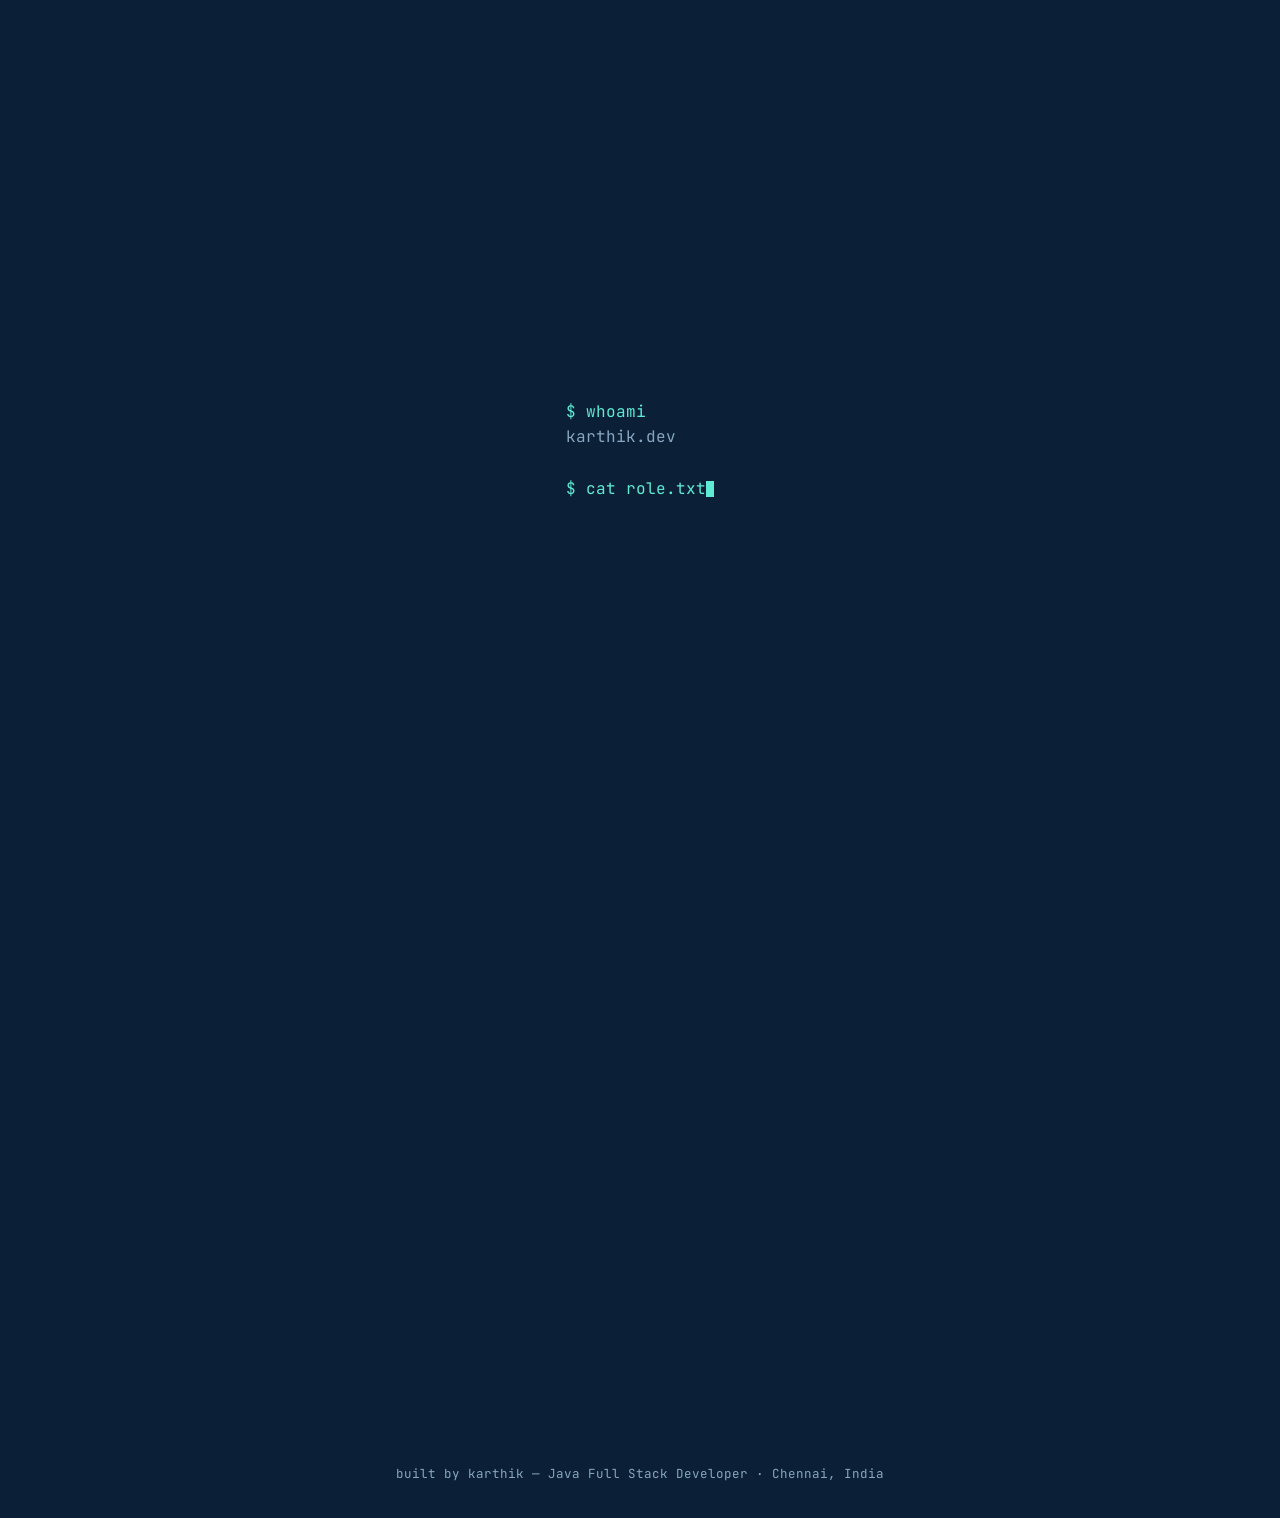
<file: index.html>
<!DOCTYPE html>
<html lang="en">
<head>
<meta charset="UTF-8">
<meta name="viewport" content="width=device-width, initial-scale=1.0">
<title>Karthik — Java Full Stack Developer</title>
<link rel="preconnect" href="https://fonts.googleapis.com">
<link href="https://fonts.googleapis.com/css2?family=JetBrains+Mono:wght@400;500;700;800&family=Inter:wght@400;500;600;700&display=swap" rel="stylesheet">
<link rel="stylesheet" href="style.css">
</head>
<body>

<div class="grid-overlay"></div>

<div id="boot-screen">
  <pre id="boot-text"></pre>
</div>

<main id="main" class="pre-reveal">

<nav>
  <a href="index.html" class="logo">karthik<span>.dev</span></a>
  <ul>
    <li><a href="about.html" class="nav-link">about</a></li>
    <li><a href="skills.html" class="nav-link">skills</a></li>
    <li><a href="projects.html" class="nav-link">projects</a></li>
    <li><a href="resume.html" class="nav-link">resume</a></li>
    <li><a href="contact.html" class="nav-link">contact</a></li>
  </ul>
</nav>

<header class="hero" id="top">
  <div class="tick tl"></div><div class="tick tr"></div><div class="tick bl"></div><div class="tick br"></div>
  <div class="hero-inner max">
    <div class="hero-label">// java full stack developer</div>
    <h1>KARTHIK<br><span class="hl">builds &amp; teaches</span> code.</h1>
    <p class="tagline">Java-rooted full stack developer expanding into Python and AI/ML — currently training the next batch of developers while shipping ML-powered side projects.</p>
    <div class="hero-loc"><span class="dot"></span>Chennai, India — open to Java Full Stack roles</div>
    <div class="btn-row">
      <a href="projects.html" class="btn btn-primary">view projects</a>
      <a href="resume.html" class="btn btn-ghost">resume</a>
    </div>
  </div>
</header>

<section>
  <div class="max">
    <div class="eyebrow">// explore</div>
    <h2>site --list</h2>
    <div class="preview-grid">
      <a href="about.html" class="preview-card">
        <div class="pf">01_profile.md</div>
        <h3>About</h3>
        <p>Java roots, current role as a trainer, and why I'm building toward full stack + AI/ML.</p>
      </a>
      <a href="skills.html" class="preview-card">
        <div class="pf">02_stack.py</div>
        <h3>Skills</h3>
        <p>Java, Python, AI/ML, full stack web, and the tools I build with day to day.</p>
      </a>
      <a href="projects.html" class="preview-card">
        <div class="pf">03_build/</div>
        <h3>Projects</h3>
        <p>ML apps, computer vision tools, and in-browser demos — six shipped builds.</p>
      </a>
    </div>
  </div>
</section>

</main>

<footer>built by karthik — Java Full Stack Developer · Chennai, India</footer>

<script>
  const bootLines = [
    { text: "$ whoami", cls: "" },
    { text: "karthik.dev", cls: "muted" },
    { text: "", cls: "" },
    { text: "$ cat role.txt", cls: "" },
    { text: "Java Full Stack Developer -- exploring Python & AI/ML", cls: "muted" },
    { text: "", cls: "" },
    { text: "$ status --check", cls: "" },
    { text: "open to opportunities", cls: "amber" },
  ];

  const bootEl = document.getElementById('boot-text');
  const bootScreen = document.getElementById('boot-screen');
  const main = document.getElementById('main');
  const reduceMotion = window.matchMedia('(prefers-reduced-motion: reduce)').matches;

  function reveal(){
    bootScreen.classList.add('hidden');
    main.classList.remove('pre-reveal');
    main.classList.add('reveal');
  }

  if (reduceMotion) {
    reveal();
  } else {
    let lineIdx = 0, charIdx = 0;
    let rendered = [];
    function typeNext(){
      if (lineIdx >= bootLines.length) { setTimeout(reveal, 400); return; }
      const current = bootLines[lineIdx];
      if (charIdx <= current.text.length) {
        const done = rendered.map(l => `<span class="${l.cls}">${l.text}</span>`).join("\n");
        const partial = `<span class="${current.cls}">${current.text.slice(0, charIdx)}</span><span class="cursor"></span>`;
        bootEl.innerHTML = done + (done ? "\n" : "") + partial;
        charIdx++;
        setTimeout(typeNext, current.text.length === 0 ? 80 : 22);
      } else {
        rendered.push(current); lineIdx++; charIdx = 0;
        setTimeout(typeNext, 120);
      }
    }
    typeNext();
  }
  setTimeout(reveal, 4500);
</script>

</body>
</html>
</file>
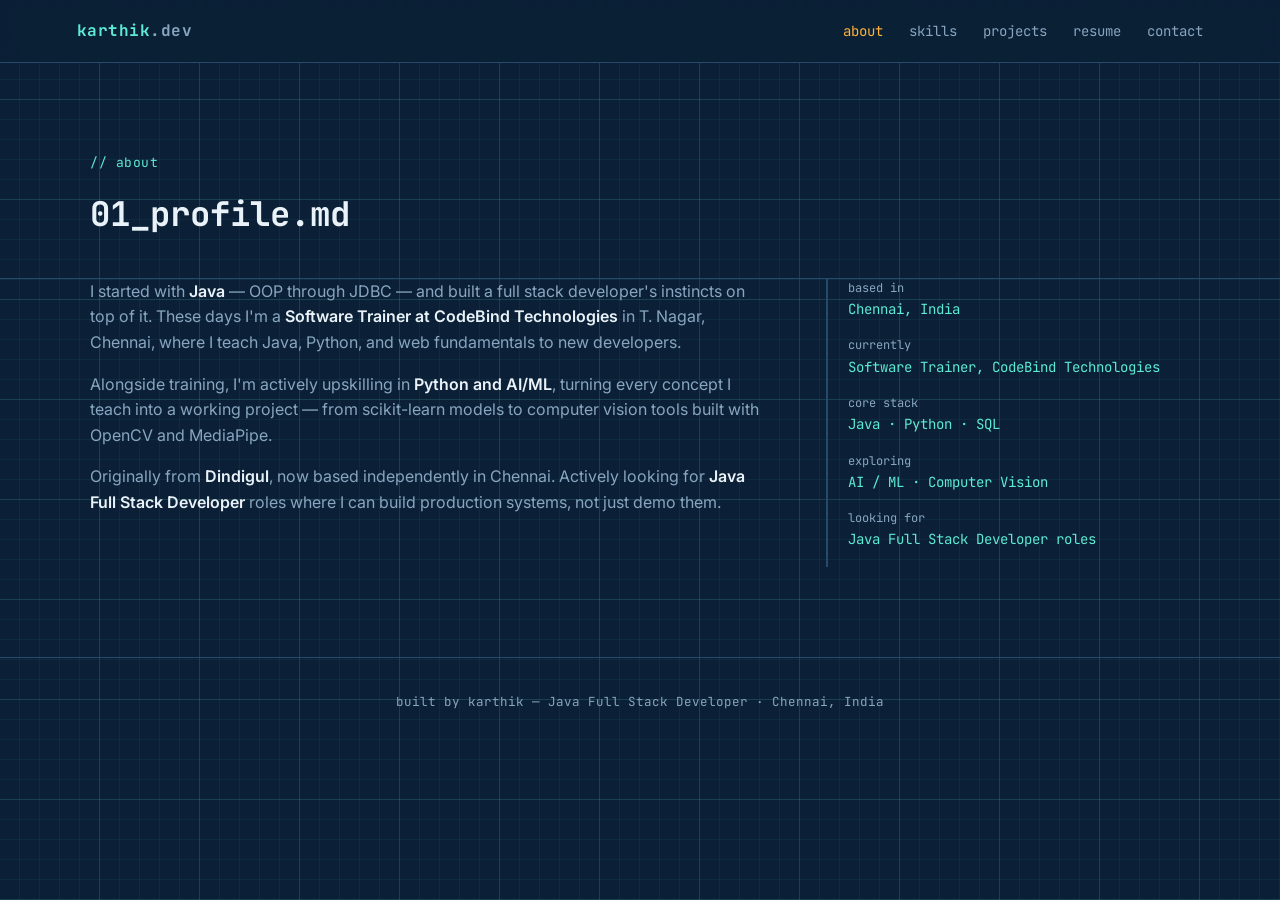
<file: about.html>
<!DOCTYPE html>
<html lang="en">
<head>
<meta charset="UTF-8">
<meta name="viewport" content="width=device-width, initial-scale=1.0">
<title>About — Karthik</title>
<link rel="preconnect" href="https://fonts.googleapis.com">
<link href="https://fonts.googleapis.com/css2?family=JetBrains+Mono:wght@400;500;700;800&family=Inter:wght@400;500;600;700&display=swap" rel="stylesheet">
<link rel="stylesheet" href="style.css">
</head>
<body>
<div class="grid-overlay"></div>
<main>

<nav>
  <a href="index.html" class="logo">karthik<span>.dev</span></a>
  <ul>
    <li><a href="about.html" class="nav-link active">about</a></li>
    <li><a href="skills.html" class="nav-link">skills</a></li>
    <li><a href="projects.html" class="nav-link">projects</a></li>
    <li><a href="resume.html" class="nav-link">resume</a></li>
    <li><a href="contact.html" class="nav-link">contact</a></li>
  </ul>
</nav>

<section class="page-header">
  <div class="max">
    <div class="eyebrow">// about</div>
    <h2>01_profile.md</h2>
  </div>
</section>

<section style="border-top:none; padding-top:0;">
  <div class="max">
    <div class="about-grid">
      <div>
        <p>I started with <strong>Java</strong> — OOP through JDBC — and built a full stack developer's instincts on top of it. These days I'm a <strong>Software Trainer at CodeBind Technologies</strong> in T. Nagar, Chennai, where I teach Java, Python, and web fundamentals to new developers.</p>
        <p>Alongside training, I'm actively upskilling in <strong>Python and AI/ML</strong>, turning every concept I teach into a working project — from scikit-learn models to computer vision tools built with OpenCV and MediaPipe.</p>
        <p>Originally from <strong>Dindigul</strong>, now based independently in Chennai. Actively looking for <strong>Java Full Stack Developer</strong> roles where I can build production systems, not just demo them.</p>
      </div>
      <div class="facts">
        <div><span class="k">based in</span><span class="v">Chennai, India</span></div>
        <div><span class="k">currently</span><span class="v">Software Trainer, CodeBind Technologies</span></div>
        <div><span class="k">core stack</span><span class="v">Java · Python · SQL</span></div>
        <div><span class="k">exploring</span><span class="v">AI / ML · Computer Vision</span></div>
        <div><span class="k">looking for</span><span class="v">Java Full Stack Developer roles</span></div>
      </div>
    </div>
  </div>
</section>

</main>
<footer>built by karthik — Java Full Stack Developer · Chennai, India</footer>
</body>
</html>
</file>
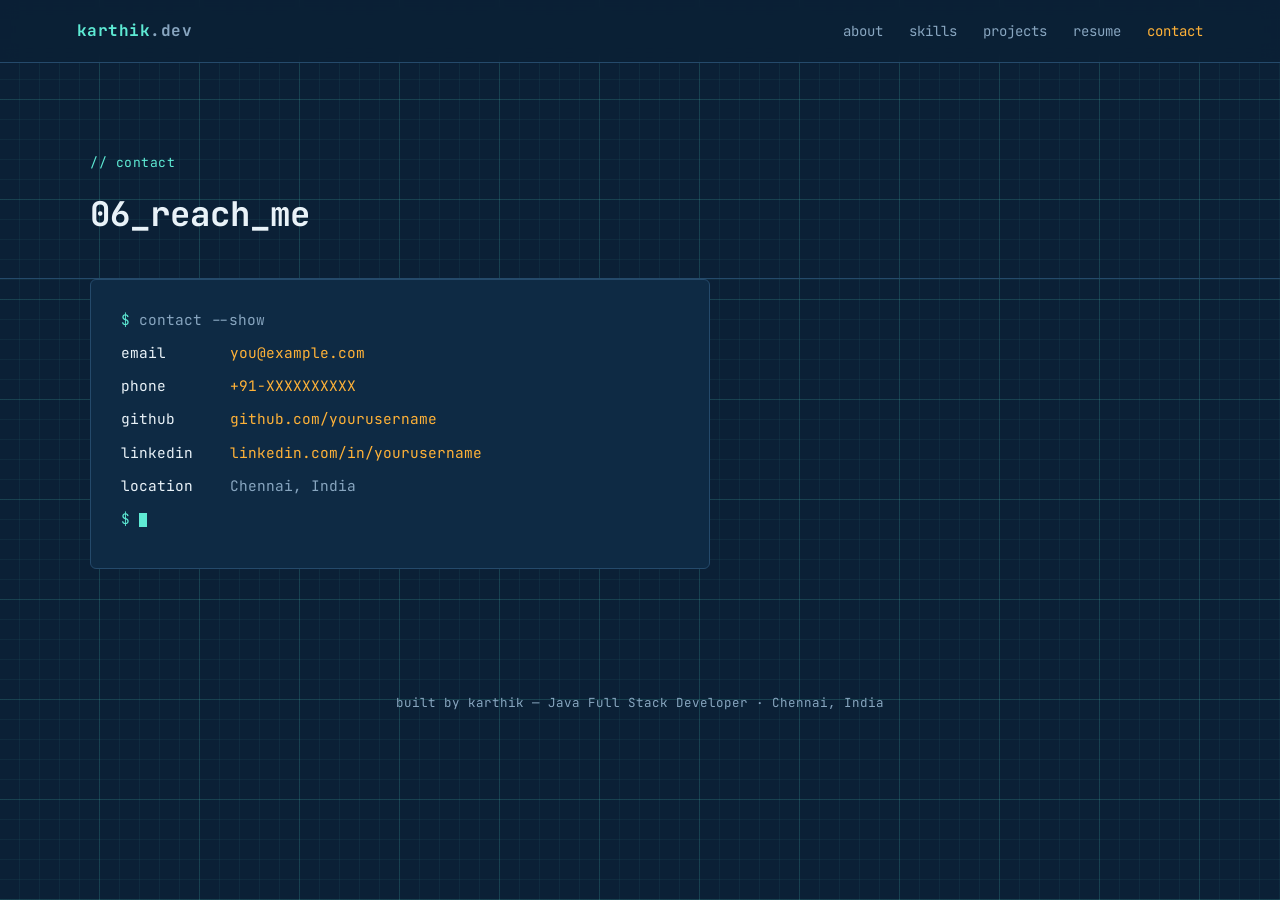
<file: contact.html>
<!DOCTYPE html>
<html lang="en">
<head>
<meta charset="UTF-8">
<meta name="viewport" content="width=device-width, initial-scale=1.0">
<title>Contact — Karthik</title>
<link rel="preconnect" href="https://fonts.googleapis.com">
<link href="https://fonts.googleapis.com/css2?family=JetBrains+Mono:wght@400;500;700;800&family=Inter:wght@400;500;600;700&display=swap" rel="stylesheet">
<link rel="stylesheet" href="style.css">
</head>
<body>
<div class="grid-overlay"></div>
<main>

<nav>
  <a href="index.html" class="logo">karthik<span>.dev</span></a>
  <ul>
    <li><a href="about.html" class="nav-link">about</a></li>
    <li><a href="skills.html" class="nav-link">skills</a></li>
    <li><a href="projects.html" class="nav-link">projects</a></li>
    <li><a href="resume.html" class="nav-link">resume</a></li>
    <li><a href="contact.html" class="nav-link active">contact</a></li>
  </ul>
</nav>

<section class="page-header">
  <div class="max">
    <div class="eyebrow">// contact</div>
    <h2>06_reach_me</h2>
  </div>
</section>

<section style="border-top:none; padding-top:0; border-bottom:none;">
  <div class="max">
    <div class="terminal">
      <div class="line"><span class="prompt">$</span> contact --show</div>
      <div class="line"><span class="k">email</span> <a href="mailto:you@example.com" data-editable="email">you@example.com</a></div>
      <div class="line"><span class="k">phone</span> <a href="tel:+91XXXXXXXXXX" data-editable="phone">+91-XXXXXXXXXX</a></div>
      <div class="line"><span class="k">github</span> <a href="#" data-editable="github">github.com/yourusername</a></div>
      <div class="line"><span class="k">linkedin</span> <a href="#" data-editable="linkedin">linkedin.com/in/yourusername</a></div>
      <div class="line"><span class="k">location</span> Chennai, India</div>
      <div class="line"><span class="prompt">$</span> <span class="cursor"></span></div>
    </div>
  </div>
</section>

</main>
<footer>built by karthik — Java Full Stack Developer · Chennai, India</footer>
</body>
</html>
</file>
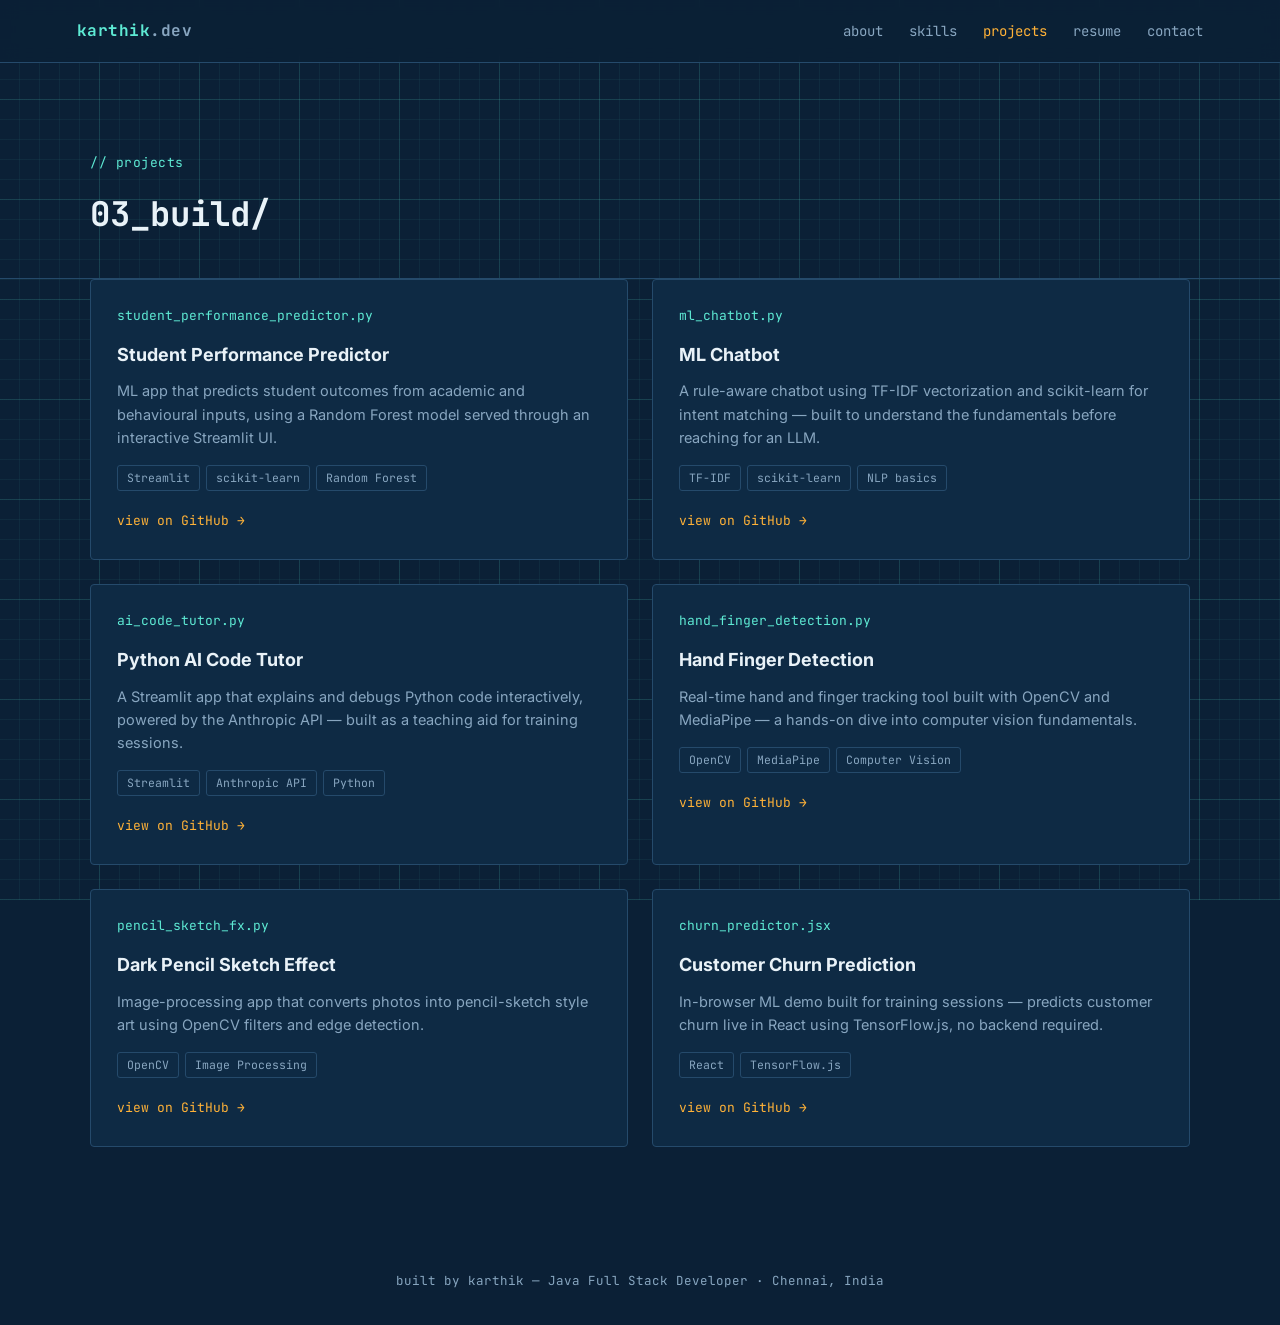
<file: projects.html>
<!DOCTYPE html>
<html lang="en">
<head>
<meta charset="UTF-8">
<meta name="viewport" content="width=device-width, initial-scale=1.0">
<title>Projects — Karthik</title>
<link rel="preconnect" href="https://fonts.googleapis.com">
<link href="https://fonts.googleapis.com/css2?family=JetBrains+Mono:wght@400;500;700;800&family=Inter:wght@400;500;600;700&display=swap" rel="stylesheet">
<link rel="stylesheet" href="style.css">
</head>
<body>
<div class="grid-overlay"></div>
<main>

<nav>
  <a href="index.html" class="logo">karthik<span>.dev</span></a>
  <ul>
    <li><a href="about.html" class="nav-link">about</a></li>
    <li><a href="skills.html" class="nav-link">skills</a></li>
    <li><a href="projects.html" class="nav-link active">projects</a></li>
    <li><a href="resume.html" class="nav-link">resume</a></li>
    <li><a href="contact.html" class="nav-link">contact</a></li>
  </ul>
</nav>

<section class="page-header">
  <div class="max">
    <div class="eyebrow">// projects</div>
    <h2>03_build/</h2>
  </div>
</section>

<section style="border-top:none; padding-top:0; border-bottom:none;">
  <div class="max">
    <div class="proj-grid">

      <div class="proj-card">
        <div class="proj-file">student_performance_predictor.py</div>
        <h3>Student Performance Predictor</h3>
        <p>ML app that predicts student outcomes from academic and behavioural inputs, using a Random Forest model served through an interactive Streamlit UI.</p>
        <div class="proj-tags"><span>Streamlit</span><span>scikit-learn</span><span>Random Forest</span></div>
        <a class="proj-link" href="#" data-editable="github">view on GitHub →</a>
      </div>

      <div class="proj-card">
        <div class="proj-file">ml_chatbot.py</div>
        <h3>ML Chatbot</h3>
        <p>A rule-aware chatbot using TF-IDF vectorization and scikit-learn for intent matching — built to understand the fundamentals before reaching for an LLM.</p>
        <div class="proj-tags"><span>TF-IDF</span><span>scikit-learn</span><span>NLP basics</span></div>
        <a class="proj-link" href="#" data-editable="github">view on GitHub →</a>
      </div>

      <div class="proj-card">
        <div class="proj-file">ai_code_tutor.py</div>
        <h3>Python AI Code Tutor</h3>
        <p>A Streamlit app that explains and debugs Python code interactively, powered by the Anthropic API — built as a teaching aid for training sessions.</p>
        <div class="proj-tags"><span>Streamlit</span><span>Anthropic API</span><span>Python</span></div>
        <a class="proj-link" href="#" data-editable="github">view on GitHub →</a>
      </div>

      <div class="proj-card">
        <div class="proj-file">hand_finger_detection.py</div>
        <h3>Hand Finger Detection</h3>
        <p>Real-time hand and finger tracking tool built with OpenCV and MediaPipe — a hands-on dive into computer vision fundamentals.</p>
        <div class="proj-tags"><span>OpenCV</span><span>MediaPipe</span><span>Computer Vision</span></div>
        <a class="proj-link" href="#" data-editable="github">view on GitHub →</a>
      </div>

      <div class="proj-card">
        <div class="proj-file">pencil_sketch_fx.py</div>
        <h3>Dark Pencil Sketch Effect</h3>
        <p>Image-processing app that converts photos into pencil-sketch style art using OpenCV filters and edge detection.</p>
        <div class="proj-tags"><span>OpenCV</span><span>Image Processing</span></div>
        <a class="proj-link" href="#" data-editable="github">view on GitHub →</a>
      </div>

      <div class="proj-card">
        <div class="proj-file">churn_predictor.jsx</div>
        <h3>Customer Churn Prediction</h3>
        <p>In-browser ML demo built for training sessions — predicts customer churn live in React using TensorFlow.js, no backend required.</p>
        <div class="proj-tags"><span>React</span><span>TensorFlow.js</span></div>
        <a class="proj-link" href="#" data-editable="github">view on GitHub →</a>
      </div>

    </div>
  </div>
</section>

</main>
<footer>built by karthik — Java Full Stack Developer · Chennai, India</footer>
</body>
</html>
</file>
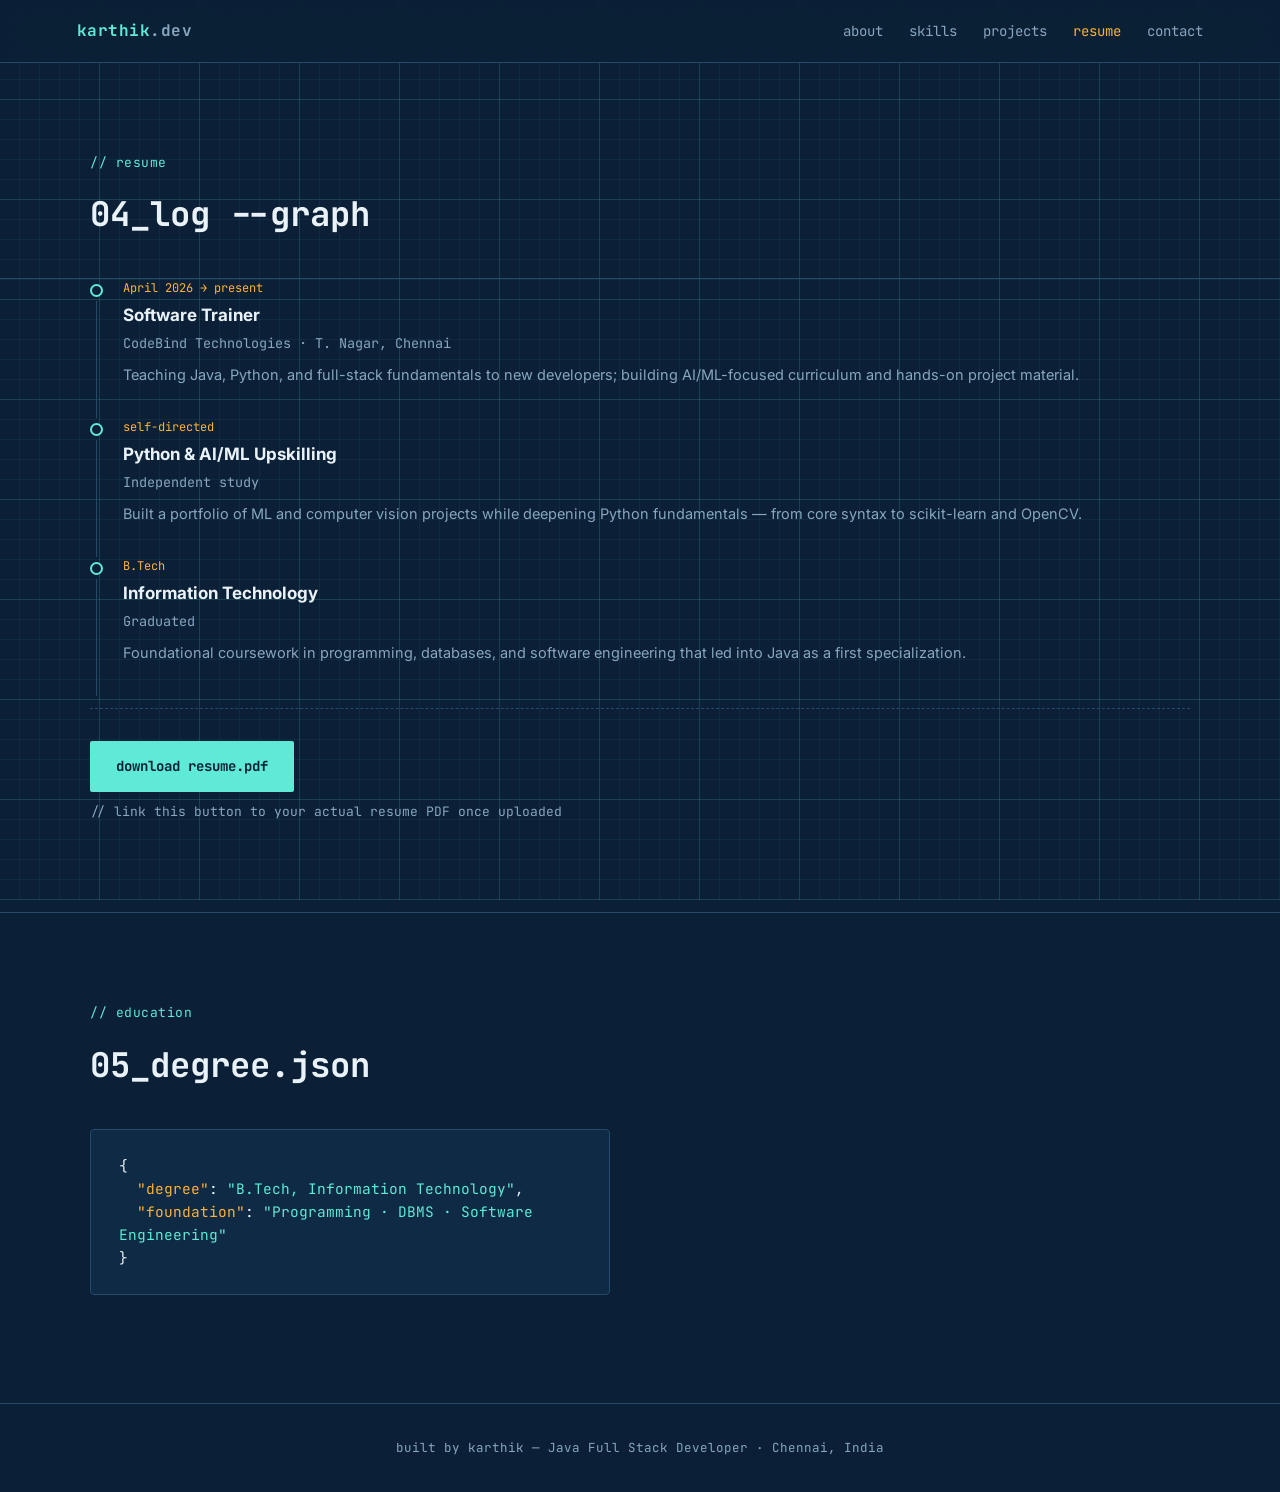
<file: resume.html>
<!DOCTYPE html>
<html lang="en">
<head>
<meta charset="UTF-8">
<meta name="viewport" content="width=device-width, initial-scale=1.0">
<title>Resume — Karthik</title>
<link rel="preconnect" href="https://fonts.googleapis.com">
<link href="https://fonts.googleapis.com/css2?family=JetBrains+Mono:wght@400;500;700;800&family=Inter:wght@400;500;600;700&display=swap" rel="stylesheet">
<link rel="stylesheet" href="style.css">
</head>
<body>
<div class="grid-overlay"></div>
<main>

<nav>
  <a href="index.html" class="logo">karthik<span>.dev</span></a>
  <ul>
    <li><a href="about.html" class="nav-link">about</a></li>
    <li><a href="skills.html" class="nav-link">skills</a></li>
    <li><a href="projects.html" class="nav-link">projects</a></li>
    <li><a href="resume.html" class="nav-link active">resume</a></li>
    <li><a href="contact.html" class="nav-link">contact</a></li>
  </ul>
</nav>

<section class="page-header">
  <div class="max">
    <div class="eyebrow">// resume</div>
    <h2>04_log --graph</h2>
  </div>
</section>

<section style="border-top:none; padding-top:0;">
  <div class="max">

    <div class="commit">
      <div class="commit-dot"></div>
      <div>
        <div class="commit-hash">April 2026 → present</div>
        <h4>Software Trainer</h4>
        <div class="org">CodeBind Technologies · T. Nagar, Chennai</div>
        <p>Teaching Java, Python, and full-stack fundamentals to new developers; building AI/ML-focused curriculum and hands-on project material.</p>
      </div>
    </div>

    <div class="commit">
      <div class="commit-dot"></div>
      <div>
        <div class="commit-hash">self-directed</div>
        <h4>Python &amp; AI/ML Upskilling</h4>
        <div class="org">Independent study</div>
        <p>Built a portfolio of ML and computer vision projects while deepening Python fundamentals — from core syntax to scikit-learn and OpenCV.</p>
      </div>
    </div>

    <div class="commit">
      <div class="commit-dot"></div>
      <div>
        <div class="commit-hash">B.Tech</div>
        <h4>Information Technology</h4>
        <div class="org">Graduated</div>
        <p>Foundational coursework in programming, databases, and software engineering that led into Java as a first specialization.</p>
      </div>
    </div>

    <div class="resume-download">
      <a href="#" class="btn btn-primary" data-editable="resume-pdf">download resume.pdf</a>
      <div class="note">// link this button to your actual resume PDF once uploaded</div>
    </div>
  </div>
</section>

<section style="border-top:none;">
  <div class="max">
    <div class="eyebrow">// education</div>
    <h2>05_degree.json</h2>
    <div class="import-block" style="max-width:520px;">
      <div>{</div>
      <div>&nbsp;&nbsp;<span class="kw">"degree"</span>: <span class="str">"B.Tech, Information Technology"</span>,</div>
      <div>&nbsp;&nbsp;<span class="kw">"foundation"</span>: <span class="str">"Programming · DBMS · Software Engineering"</span></div>
      <div>}</div>
    </div>
  </div>
</section>

</main>
<footer>built by karthik — Java Full Stack Developer · Chennai, India</footer>
</body>
</html>
</file>
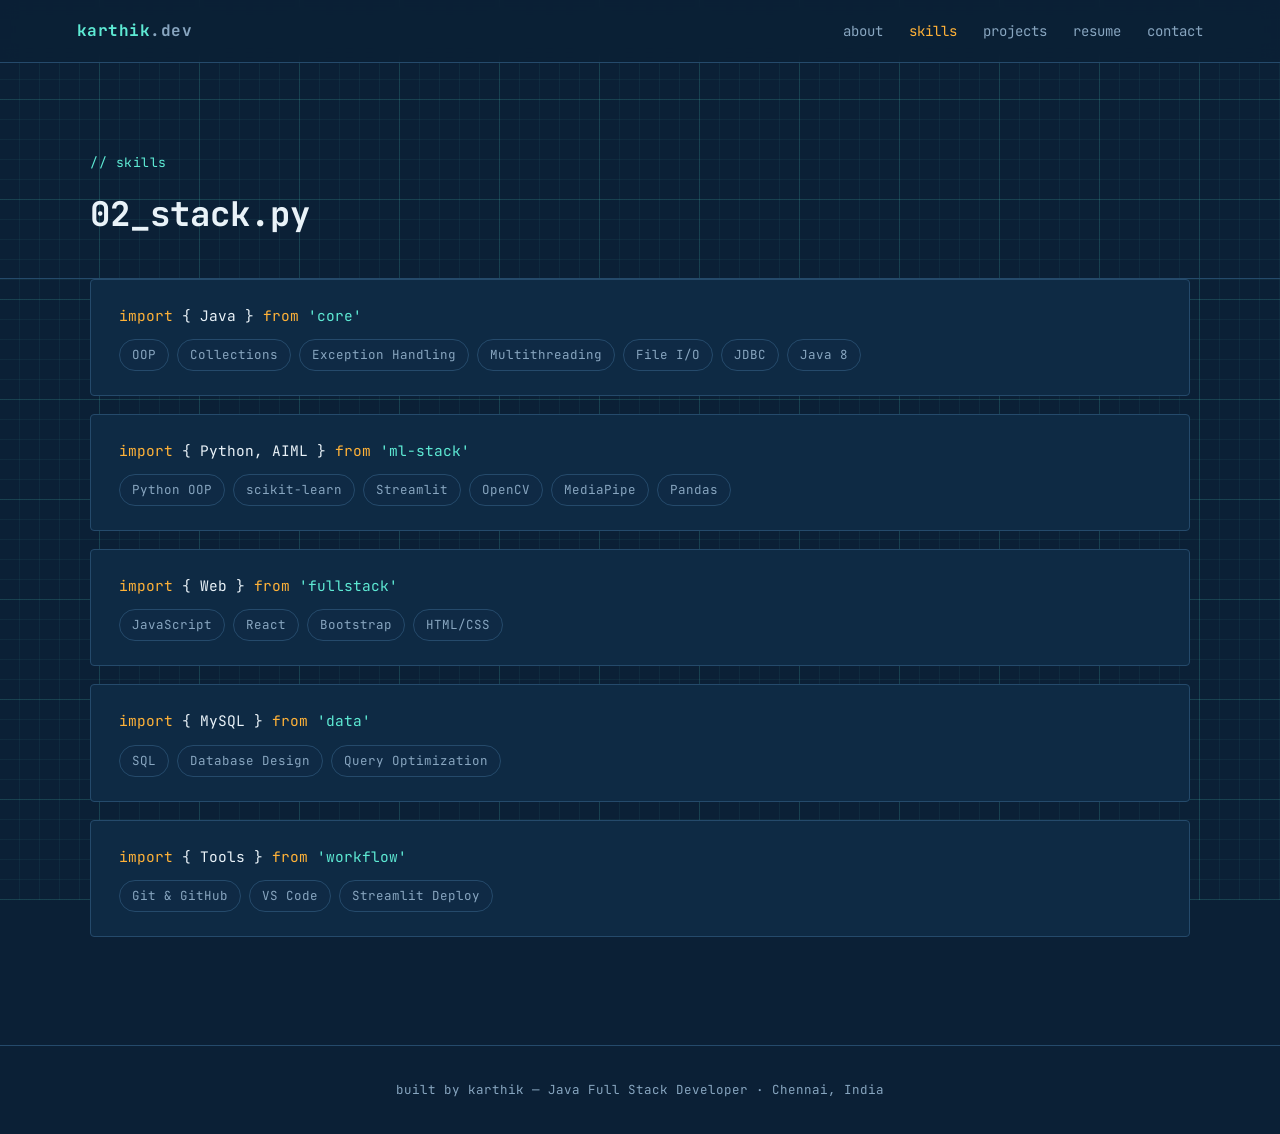
<file: skills.html>
<!DOCTYPE html>
<html lang="en">
<head>
<meta charset="UTF-8">
<meta name="viewport" content="width=device-width, initial-scale=1.0">
<title>Skills — Karthik</title>
<link rel="preconnect" href="https://fonts.googleapis.com">
<link href="https://fonts.googleapis.com/css2?family=JetBrains+Mono:wght@400;500;700;800&family=Inter:wght@400;500;600;700&display=swap" rel="stylesheet">
<link rel="stylesheet" href="style.css">
</head>
<body>
<div class="grid-overlay"></div>
<main>

<nav>
  <a href="index.html" class="logo">karthik<span>.dev</span></a>
  <ul>
    <li><a href="about.html" class="nav-link">about</a></li>
    <li><a href="skills.html" class="nav-link active">skills</a></li>
    <li><a href="projects.html" class="nav-link">projects</a></li>
    <li><a href="resume.html" class="nav-link">resume</a></li>
    <li><a href="contact.html" class="nav-link">contact</a></li>
  </ul>
</nav>

<section class="page-header">
  <div class="max">
    <div class="eyebrow">// skills</div>
    <h2>02_stack.py</h2>
  </div>
</section>

<section style="border-top:none; padding-top:0;">
  <div class="max">

    <div class="import-block">
      <span class="kw">import</span> { Java } <span class="kw">from</span> <span class="str">'core'</span>
      <div class="tags">
        <span class="tag">OOP</span><span class="tag">Collections</span><span class="tag">Exception Handling</span>
        <span class="tag">Multithreading</span><span class="tag">File I/O</span><span class="tag">JDBC</span><span class="tag">Java 8</span>
      </div>
    </div>

    <div class="import-block">
      <span class="kw">import</span> { Python, AIML } <span class="kw">from</span> <span class="str">'ml-stack'</span>
      <div class="tags">
        <span class="tag">Python OOP</span><span class="tag">scikit-learn</span><span class="tag">Streamlit</span>
        <span class="tag">OpenCV</span><span class="tag">MediaPipe</span><span class="tag">Pandas</span>
      </div>
    </div>

    <div class="import-block">
      <span class="kw">import</span> { Web } <span class="kw">from</span> <span class="str">'fullstack'</span>
      <div class="tags">
        <span class="tag">JavaScript</span><span class="tag">React</span><span class="tag">Bootstrap</span><span class="tag">HTML/CSS</span>
      </div>
    </div>

    <div class="import-block">
      <span class="kw">import</span> { MySQL } <span class="kw">from</span> <span class="str">'data'</span>
      <div class="tags">
        <span class="tag">SQL</span><span class="tag">Database Design</span><span class="tag">Query Optimization</span>
      </div>
    </div>

    <div class="import-block">
      <span class="kw">import</span> { Tools } <span class="kw">from</span> <span class="str">'workflow'</span>
      <div class="tags">
        <span class="tag">Git &amp; GitHub</span><span class="tag">VS Code</span><span class="tag">Streamlit Deploy</span>
      </div>
    </div>

  </div>
</section>

</main>
<footer>built by karthik — Java Full Stack Developer · Chennai, India</footer>
</body>
</html>
</file>
<file: style.css>
:root{
  --bg:#0B2036;
  --bg-alt:#0F2A45;
  --grid-line: rgba(94,234,212,0.055);
  --grid-line-strong: rgba(94,234,212,0.12);
  --text:#E9F2F8;
  --text-muted:#88A6C0;
  --accent:#5EEAD4;
  --accent-warm:#FFB238;
  --border:#254A6B;
  --card:#0E2A44;
  --mono:'JetBrains Mono', monospace;
  --sans:'Inter', sans-serif;
}

*{margin:0;padding:0;box-sizing:border-box;}
html{scroll-behavior:smooth;}

body{
  background:var(--bg);
  color:var(--text);
  font-family:var(--sans);
  line-height:1.6;
  overflow-x:hidden;
  min-height:100vh;
}

.grid-overlay{
  position:fixed; inset:0; z-index:0; pointer-events:none;
  background-image:
    linear-gradient(var(--grid-line) 1px, transparent 1px),
    linear-gradient(90deg, var(--grid-line) 1px, transparent 1px),
    linear-gradient(var(--grid-line-strong) 1px, transparent 1px),
    linear-gradient(90deg, var(--grid-line-strong) 1px, transparent 1px);
  background-size: 20px 20px, 20px 20px, 100px 100px, 100px 100px;
  background-position:-1px -1px;
}

main{position:relative; z-index:1;}

/* ---------- Boot screen (index only) ---------- */
#boot-screen{
  position:fixed; inset:0; z-index:100; background:var(--bg);
  display:flex; align-items:center; justify-content:center;
  transition:opacity .6s ease, visibility .6s ease;
}
#boot-screen.hidden{opacity:0; visibility:hidden; pointer-events:none;}
#boot-text{
  font-family:var(--mono); font-size:clamp(13px,2vw,16px); color:var(--accent);
  white-space:pre-wrap; max-width:600px; padding:0 24px;
}
#boot-text .muted{color:var(--text-muted);}
#boot-text .amber{color:var(--accent-warm);}
.cursor{display:inline-block;width:8px;height:1em;background:var(--accent);vertical-align:middle;animation:blink 1s step-end infinite;}
@keyframes blink{50%{opacity:0;}}
main.pre-reveal{opacity:0;}
main.reveal{opacity:1; transition:opacity .8s ease;}

/* ---------- Nav ---------- */
nav{
  position:sticky; top:0; z-index:50;
  display:flex; align-items:center; justify-content:space-between;
  padding:18px 6vw;
  background:rgba(11,32,54,0.85);
  backdrop-filter:blur(8px);
  border-bottom:1px solid var(--border);
}
.logo{font-family:var(--mono); font-weight:700; color:var(--accent); letter-spacing:0.5px; text-decoration:none;}
.logo span{color:var(--text-muted);}
nav ul{display:flex; gap:26px; list-style:none;}
nav a.nav-link{color:var(--text-muted); text-decoration:none; font-size:14px; font-family:var(--mono); transition:color .2s;}
nav a.nav-link:hover, nav a.nav-link:focus-visible{color:var(--accent);}
nav a.nav-link.active{color:var(--accent-warm);}

/* ---------- Section shell ---------- */
section, header.hero{
  padding:90px 6vw;
  position:relative;
  border-bottom:1px solid var(--border);
}
.eyebrow{
  font-family:var(--mono); font-size:13px; color:var(--accent);
  text-transform:lowercase; margin-bottom:14px; letter-spacing:0.5px;
}
h2{font-family:var(--mono); font-size:clamp(24px,3.4vw,34px); font-weight:700; margin-bottom:36px; color:var(--text);}
.max{max-width:1100px; margin:0 auto;}
.page-header{padding-bottom:0;}
.page-header p.lede{color:var(--text-muted); max-width:640px; font-size:16px; margin-top:-10px; margin-bottom:0;}

/* Hero (index) */
.hero{padding-top:0; min-height:100vh; display:flex; align-items:center;}
.hero-inner{position:relative; width:100%;}
.tick{position:absolute; width:22px; height:22px; border:1.5px solid var(--border);}
.tick.tl{top:24px; left:6vw; border-right:none; border-bottom:none;}
.tick.tr{top:24px; right:6vw; border-left:none; border-bottom:none;}
.tick.bl{bottom:24px; left:6vw; border-right:none; border-top:none;}
.tick.br{bottom:24px; right:6vw; border-left:none; border-top:none;}

.hero-label{font-family:var(--mono); font-size:14px; color:var(--text-muted); margin-bottom:20px;}
.hero h1{font-family:var(--mono); font-weight:800; font-size:clamp(38px,7vw,80px); line-height:1.05; color:var(--text); margin-bottom:18px;}
.hero h1 .hl{color:var(--accent);}
.hero p.tagline{font-size:clamp(16px,2vw,20px); color:var(--text-muted); max-width:620px; margin-bottom:36px;}
.hero-loc{font-family:var(--mono); font-size:13px; color:var(--accent-warm); margin-bottom:36px; display:flex; align-items:center; gap:8px;}
.dot{width:8px; height:8px; border-radius:50%; background:var(--accent-warm); display:inline-block; animation:pulse 2s infinite;}
@keyframes pulse{0%,100%{opacity:1;}50%{opacity:0.3;}}

.btn-row{display:flex; gap:16px; flex-wrap:wrap;}
.btn{font-family:var(--mono); font-size:14px; padding:14px 26px; border-radius:2px; text-decoration:none; display:inline-block; transition:transform .15s ease, background .2s ease;}
.btn-primary{background:var(--accent); color:var(--bg); font-weight:700;}
.btn-primary:hover{transform:translateY(-2px);}
.btn-ghost{border:1px solid var(--border); color:var(--text);}
.btn-ghost:hover{border-color:var(--accent); color:var(--accent);}

/* Index preview cards linking to subpages */
.preview-grid{display:grid; grid-template-columns:repeat(3,1fr); gap:20px;}
.preview-card{
  background:var(--card); border:1px solid var(--border); border-radius:4px;
  padding:24px; text-decoration:none; display:block; transition:border-color .2s, transform .2s;
}
.preview-card:hover{border-color:var(--accent); transform:translateY(-3px);}
.preview-card .pf{font-family:var(--mono); font-size:12px; color:var(--accent); margin-bottom:10px;}
.preview-card h3{color:var(--text); font-size:18px; margin-bottom:8px;}
.preview-card p{color:var(--text-muted); font-size:14px;}

/* About */
.about-grid{display:grid; grid-template-columns:1.3fr 0.7fr; gap:60px;}
.about-grid p{color:var(--text-muted); margin-bottom:16px; font-size:16px;}
.about-grid p strong{color:var(--text); font-weight:600;}
.facts{font-family:var(--mono); font-size:14px; border-left:2px solid var(--border); padding-left:20px;}
.facts div{margin-bottom:16px;}
.facts .k{color:var(--text-muted); display:block; font-size:12px; text-transform:lowercase;}
.facts .v{color:var(--accent);}

/* Skills */
.import-block{
  background:var(--card); border:1px solid var(--border); border-radius:4px;
  padding:24px 28px; margin-bottom:18px; font-family:var(--mono); font-size:14.5px;
  overflow-x:auto;
}
.import-block .kw{color:var(--accent-warm);}
.import-block .str{color:var(--accent);}
.import-block .tags{margin-top:12px; display:flex; flex-wrap:wrap; gap:8px;}
.tag{background:var(--bg-alt); border:1px solid var(--border); color:var(--text-muted); font-size:12.5px; padding:5px 12px; border-radius:20px;}

/* Projects */
.proj-grid{display:grid; grid-template-columns:repeat(2,1fr); gap:24px;}
.proj-card{background:var(--card); border:1px solid var(--border); border-radius:4px; padding:26px; transition:border-color .2s, transform .2s;}
.proj-card:hover{border-color:var(--accent); transform:translateY(-3px);}
.proj-file{font-family:var(--mono); font-size:13px; color:var(--accent); margin-bottom:14px;}
.proj-card h3{font-size:18px; margin-bottom:10px; color:var(--text);}
.proj-card p{color:var(--text-muted); font-size:14.5px; margin-bottom:16px;}
.proj-tags{display:flex; flex-wrap:wrap; gap:6px; margin-bottom:16px;}
.proj-tags span{font-family:var(--mono); font-size:11.5px; color:var(--text-muted); border:1px solid var(--border); padding:3px 9px; border-radius:3px;}
.proj-link{font-family:var(--mono); font-size:13px; color:var(--accent-warm); text-decoration:none;}
.proj-link:hover{text-decoration:underline;}

/* Resume timeline */
.commit{display:flex; gap:20px; margin-bottom:32px; position:relative;}
.commit::before{content:''; position:absolute; left:6px; top:22px; bottom:-32px; width:1px; background:var(--border);}
.commit:last-child::before{display:none;}
.commit-dot{width:13px; height:13px; border-radius:50%; background:var(--bg); border:2px solid var(--accent); flex-shrink:0; margin-top:5px;}
.commit-hash{font-family:var(--mono); font-size:12px; color:var(--accent-warm); margin-bottom:4px;}
.commit h4{font-size:17px; margin-bottom:4px; color:var(--text);}
.commit .org{font-size:13.5px; color:var(--text-muted); margin-bottom:8px; font-family:var(--mono);}
.commit p{color:var(--text-muted); font-size:14.5px;}
.resume-download{margin-top:44px; padding-top:32px; border-top:1px dashed var(--border);}
.note{font-size:13px; color:var(--text-muted); margin-top:10px; font-family:var(--mono);}

/* Contact */
.terminal{background:var(--card); border:1px solid var(--border); border-radius:6px; padding:28px 30px; font-family:var(--mono); font-size:14.5px; max-width:620px;}
.terminal .prompt{color:var(--accent);}
.terminal .line{margin-bottom:10px; color:var(--text-muted);}
.terminal .line .k{color:var(--text); display:inline-block; width:100px;}
.terminal .line a{color:var(--accent-warm); text-decoration:none;}
.terminal .line a:hover{text-decoration:underline;}

footer{padding:34px 6vw; text-align:center; font-family:var(--mono); font-size:12.5px; color:var(--text-muted); position:relative; z-index:1;}

@media (max-width:800px){
  .about-grid, .proj-grid, .preview-grid{grid-template-columns:1fr;}
  nav ul{gap:14px;}
  section, header.hero{padding:60px 6vw;}
}

@media (prefers-reduced-motion: reduce){
  html{scroll-behavior:auto;}
  .cursor, .dot{animation:none;}
}
</file>
